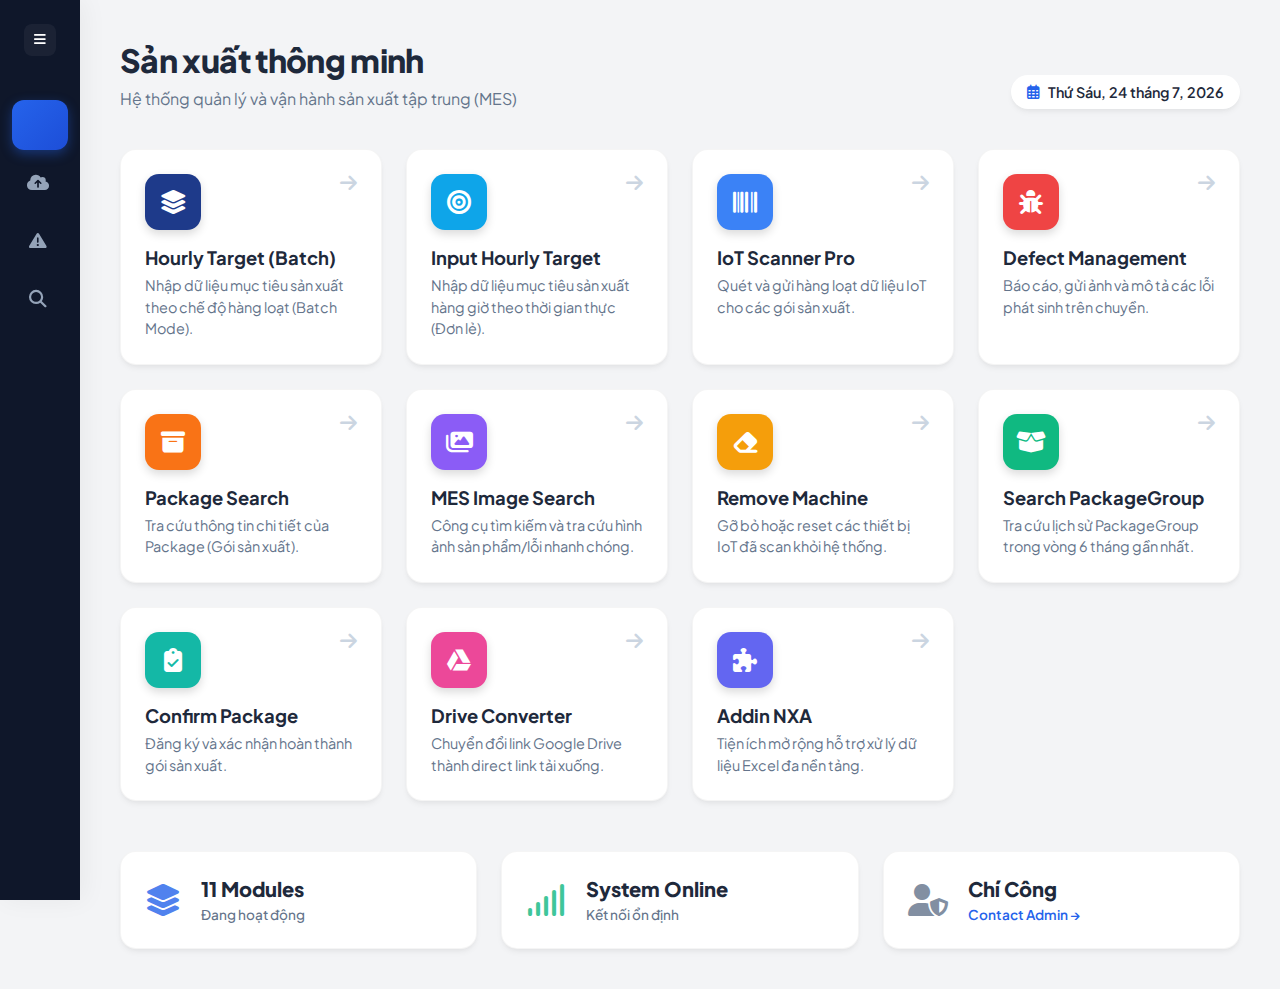
<file: index.html>
<!DOCTYPE html>
<html lang="vi">
<head>
    <meta charset="UTF-8">
    <meta name="viewport" content="width=device-width, initial-scale=1.0">
    <title>MES Unified Ecosystem | Dashboard</title>
    <!-- Font Awesome 6 Pro/Free -->
    <link rel="stylesheet" href="https://cdnjs.cloudflare.com/ajax/libs/font-awesome/6.4.0/css/all.min.css">
    <!-- Google Fonts: Plus Jakarta Sans -->
    <link href="https://fonts.googleapis.com/css2?family=Plus+Jakarta+Sans:wght@400;500;600;700&display=swap" rel="stylesheet">
    
    <style>
        /* --- 1. DESIGN TOKENS --- */
        :root {
            /* Palette */
            --primary: #2563eb;          
            --bg-body: #f3f4f6;          
            --bg-sidebar: #0f172a;       
            --text-main: #1e293b;
            --text-sub: #64748b;
            
            /* Card Colors (Phân loại màu sắc) */
            --color-batch: #1e3a8a;      /* Navy (Mới - Số 1) */
            --color-target: #0ea5e9;     /* Sky (Số 2) */
            --color-scanner: #3b82f6;    /* Blue (Số 3) */
            --color-defect: #ef4444;     /* Red (Số 4) */
            --color-pkg-search: #f97316; /* Orange (Mới - Số 5) */
            --color-search: #8b5cf6;     /* Violet (Số 6) */
            --color-remove: #f59e0b;     /* Amber (Số 7) */
            --color-package: #10b981;    /* Emerald (Số 8) */
            --color-confirm: #14b8a6;    /* Teal (Số 9) */
            --color-drive: #ec4899;      /* Pink (Số 10) */
            --color-addin: #6366f1;      /* Indigo (Số 11) */

            --shadow-card: 0 4px 6px -1px rgba(0, 0, 0, 0.05), 0 2px 4px -1px rgba(0, 0, 0, 0.03);
            --shadow-hover: 0 20px 25px -5px rgba(0, 0, 0, 0.1), 0 10px 10px -5px rgba(0, 0, 0, 0.04);
            --radius: 16px;
        }

        /* --- 2. BASE --- */
        * { margin: 0; padding: 0; box-sizing: border-box; font-family: 'Plus Jakarta Sans', sans-serif; }
        body { background-color: var(--bg-body); color: var(--text-main); min-height: 100vh; overflow-x: hidden; }
        a { text-decoration: none; color: inherit; display: block; }
        
        /* --- 3. LAYOUT --- */
        .app-container { display: flex; min-height: 100vh; }

        /* SIDEBAR */
        .sidebar {
            width: 80px;
            background: var(--bg-sidebar);
            color: #94a3b8;
            display: flex;
            flex-direction: column;
            position: fixed;
            height: 100vh;
            z-index: 100;
            transition: width 0.4s cubic-bezier(0.2, 0, 0, 1);
            box-shadow: 4px 0 24px rgba(0,0,0,0.05);
            overflow: hidden;
        }
        .sidebar.expanded { width: 280px; }
        
        .sidebar-header {
            height: 80px;
            display: flex;
            align-items: center;
            padding: 0 24px;
            margin-bottom: 20px;
        }
        .menu-btn {
            background: rgba(255,255,255,0.05); border: none; color: #fff; cursor: pointer;
            width: 32px; height: 32px; border-radius: 8px; flex-shrink: 0;
            display: flex; align-items: center; justify-content: center; transition: 0.2s;
        }
        .menu-btn:hover { background: var(--primary); }
        
        .brand {
            margin-left: 16px; font-weight: 700; font-size: 1.25rem; color: #fff;
            white-space: nowrap; opacity: 0; transition: opacity 0.2s;
        }
        .sidebar.expanded .brand { opacity: 1; transition-delay: 0.1s; }

        /* Nav Items */
        .nav-list { padding: 0 12px; }
        .nav-item { margin-bottom: 8px; }
        .nav-link {
            display: flex; align-items: center; height: 50px; padding: 0 14px;
            border-radius: 12px; color: #94a3b8; transition: all 0.2s; white-space: nowrap;
        }
        .nav-link:hover { background: rgba(255,255,255,0.08); color: #fff; transform: translateX(4px); }
        .nav-item.active .nav-link { 
            background: linear-gradient(135deg, var(--primary), #1d4ed8); 
            color: #fff; 
            box-shadow: 0 4px 12px rgba(37, 99, 235, 0.4);
        }
        
        .nav-icon { min-width: 24px; font-size: 1.1rem; text-align: center; }
        .nav-text { margin-left: 16px; font-weight: 500; opacity: 0; pointer-events: none; }
        .sidebar.expanded .nav-text { opacity: 1; pointer-events: auto; transition: opacity 0.3s 0.1s; }

        /* MAIN CONTENT */
        .main-content {
            flex: 1; margin-left: 80px; padding: 40px;
            transition: margin-left 0.4s cubic-bezier(0.2, 0, 0, 1);
            width: calc(100% - 80px);
        }
        .sidebar.expanded ~ .main-content { margin-left: 280px; width: calc(100% - 280px); }

        .top-bar {
            margin-bottom: 40px;
            display: flex; justify-content: space-between; align-items: flex-end;
        }
        .welcome-text h1 { font-size: 2rem; font-weight: 800; color: var(--text-main); letter-spacing: -0.02em; }
        .welcome-text p { color: var(--text-sub); margin-top: 8px; font-size: 1rem; }
        
        .date-badge {
            background: #fff; padding: 8px 16px; border-radius: 50px;
            font-size: 0.9rem; font-weight: 600; color: var(--text-main);
            box-shadow: var(--shadow-card); display: flex; align-items: center; gap: 8px;
        }

        /* DASHBOARD GRID */
        .dashboard-grid {
            display: grid;
            grid-template-columns: repeat(auto-fill, minmax(260px, 1fr));
            gap: 24px;
        }

        .app-card {
            background: #fff;
            border-radius: var(--radius);
            padding: 24px;
            position: relative;
            transition: all 0.3s ease;
            border: 1px solid rgba(0,0,0,0.04);
            box-shadow: var(--shadow-card);
            display: flex;
            flex-direction: column;
            overflow: hidden;
            height: 100%;
        }

        .app-card:hover { transform: translateY(-8px); box-shadow: var(--shadow-hover); }
        .app-card::before {
            content: ''; position: absolute; top: 0; left: 0; width: 100%; height: 4px;
            background: var(--card-color, #ccc); opacity: 0; transition: 0.3s;
        }
        .app-card:hover::before { opacity: 1; }

        .card-header { display: flex; align-items: flex-start; justify-content: space-between; margin-bottom: 16px; }
        
        .icon-box {
            width: 56px; height: 56px; border-radius: 14px;
            display: flex; align-items: center; justify-content: center;
            font-size: 1.5rem; color: #fff;
            background: var(--card-color);
            box-shadow: 0 4px 10px rgba(0,0,0,0.15);
            transition: transform 0.3s;
        }
        .app-card:hover .icon-box { transform: rotate(-5deg) scale(1.05); }

        .card-arrow { color: #cbd5e1; font-size: 1.2rem; transition: 0.3s; }
        .app-card:hover .card-arrow { color: var(--card-color); transform: translateX(5px); }

        .card-content h3 { font-size: 1.15rem; font-weight: 700; color: var(--text-main); margin-bottom: 6px; }
        .card-content p { font-size: 0.9rem; color: var(--text-sub); line-height: 1.5; }

        /* STATS FOOTER */
        .stats-section {
            margin-top: 50px;
            display: grid; grid-template-columns: repeat(3, 1fr); gap: 24px;
        }
        .stat-card {
            background: #fff; padding: 24px; border-radius: var(--radius);
            display: flex; align-items: center; gap: 20px;
            border: 1px solid rgba(0,0,0,0.04); box-shadow: var(--shadow-card);
            transition: 0.3s;
        }
        .stat-card:hover { transform: translateY(-4px); border-color: var(--primary); }
        .stat-icon { font-size: 2rem; opacity: 0.8; }
        .stat-details h4 { font-size: 1.25rem; font-weight: 800; color: var(--text-main); margin-bottom: 2px; }
        .stat-details span { font-size: 0.85rem; color: var(--text-sub); font-weight: 500; }

        @media (max-width: 992px) { .stats-section { grid-template-columns: 1fr; } }
        @media (max-width: 768px) {
            .sidebar { width: 0; transform: translateX(-100%); }
            .sidebar.expanded { width: 280px; transform: translateX(0); }
            .main-content { margin-left: 0 !important; width: 100% !important; padding: 20px; }
            .top-bar { flex-direction: column; align-items: flex-start; gap: 10px; }
            .menu-btn { background: #334155; color: white; position: fixed; top: 20px; left: 20px; z-index: 110; box-shadow: 0 4px 10px rgba(0,0,0,0.2); }
        }
    </style>
</head>
<body>
    <div class="app-container">
        <!-- Sidebar -->
        <aside class="sidebar" id="sidebar">
            <div class="sidebar-header">
                <button class="menu-btn" id="menuToggle"><i class="fas fa-bars"></i></button>
                <span class="brand">MES Ecosystem</span>
            </div>
            
            <nav class="nav-list">
                <li class="nav-item active">
                    <a href="index.html" class="nav-link">
                        <i class="nav-icon fas fa-grid-2"></i><span class="nav-text">Dashboard</span>
                    </a>
                </li>
                <!-- Sidebar shortcuts -->
                <li class="nav-item"><a href="batch-uploader.html" class="nav-link"><i class="nav-icon fas fa-cloud-upload"></i><span class="nav-text">IoT Scanner</span></a></li>
                <li class="nav-item"><a href="defect.html" class="nav-link"><i class="nav-icon fas fa-triangle-exclamation"></i><span class="nav-text">Defect Manager</span></a></li>
                <li class="nav-item"><a href="register.html" class="nav-link"><i class="nav-icon fas fa-magnifying-glass"></i><span class="nav-text">Search Package</span></a></li>
            </nav>
        </aside>

        <!-- Main Content -->
        <main class="main-content">
            <div class="top-bar">
                <div class="welcome-text">
                    <h1>Sản xuất thông minh</h1>
                    <p>Hệ thống quản lý và vận hành sản xuất tập trung (MES)</p>
                </div>
                <div class="date-badge">
                    <i class="far fa-calendar-alt" style="color: var(--primary)"></i>
                    <span id="currentDate">Loading...</span>
                </div>
            </div>
            
            <div class="dashboard-grid">
                
                <!-- 1. [MỚI] HOURLY TARGET (BATCH) -->
                <a href="https://mes-pro.netlify.app/" target="_blank" class="app-card" style="--card-color: var(--color-batch)">
                    <div class="card-header">
                        <div class="icon-box"><i class="fas fa-layer-group"></i></div>
                        <i class="fas fa-arrow-right card-arrow"></i>
                    </div>
                    <div class="card-content">
                        <h3>Hourly Target (Batch)</h3>
                        <p>Nhập dữ liệu mục tiêu sản xuất theo chế độ hàng loạt (Batch Mode).</p>
                    </div>
                </a>

                <!-- 2. [DỜI XUỐNG] INPUT HOURLY TARGET -->
                <a href="https://input-hourly-target.pages.dev/" target="_blank" class="app-card" style="--card-color: var(--color-target)">
                    <div class="card-header">
                        <div class="icon-box"><i class="fas fa-bullseye"></i></div>
                        <i class="fas fa-arrow-right card-arrow"></i>
                    </div>
                    <div class="card-content">
                        <h3>Input Hourly Target</h3>
                        <p>Nhập dữ liệu mục tiêu sản xuất hàng giờ theo thời gian thực (Đơn lẻ).</p>
                    </div>
                </a>

                <!-- 3. [DỜI XUỐNG] IOT SCANNER PRO -->
                <a href="batch-uploader.html" class="app-card" style="--card-color: var(--color-scanner)">
                    <div class="card-header">
                        <div class="icon-box"><i class="fas fa-barcode"></i></div>
                        <i class="fas fa-arrow-right card-arrow"></i>
                    </div>
                    <div class="card-content">
                        <h3>IoT Scanner Pro</h3>
                        <p>Quét và gửi hàng loạt dữ liệu IoT cho các gói sản xuất.</p>
                    </div>
                </a>

                <!-- 4. [DỜI XUỐNG] DEFECT MANAGEMENT -->
                <a href="defect.html" class="app-card" style="--card-color: var(--color-defect)">
                    <div class="card-header">
                        <div class="icon-box"><i class="fas fa-bug"></i></div>
                        <i class="fas fa-arrow-right card-arrow"></i>
                    </div>
                    <div class="card-content">
                        <h3>Defect Management</h3>
                        <p>Báo cáo, gửi ảnh và mô tả các lỗi phát sinh trên chuyền.</p>
                    </div>
                </a>

                <!-- 5. [MỚI] PACKAGE SEARCH -->
                <a href="https://xuanan2018.github.io/Package-Search/" target="_blank" class="app-card" style="--card-color: var(--color-pkg-search)">
                    <div class="card-header">
                        <div class="icon-box"><i class="fas fa-box-archive"></i></div>
                        <i class="fas fa-arrow-right card-arrow"></i>
                    </div>
                    <div class="card-content">
                        <h3>Package Search</h3>
                        <p>Tra cứu thông tin chi tiết của Package (Gói sản xuất).</p>
                    </div>
                </a>

                <!-- 6. [DỜI XUỐNG] MES IMAGE SEARCH -->
                <a href="https://mes-image-search.pages.dev/" target="_blank" class="app-card" style="--card-color: var(--color-search)">
                    <div class="card-header">
                        <div class="icon-box"><i class="fas fa-images"></i></div>
                        <i class="fas fa-arrow-right card-arrow"></i>
                    </div>
                    <div class="card-content">
                        <h3>MES Image Search</h3>
                        <p>Công cụ tìm kiếm và tra cứu hình ảnh sản phẩm/lỗi nhanh chóng.</p>
                    </div>
                </a>

                <!-- 7. [DỜI XUỐNG] REMOVE MACHINE -->
                <a href="https://xuanan2018.github.io/remove-machine/" target="_blank" class="app-card" style="--card-color: var(--color-remove)">
                    <div class="card-header">
                        <div class="icon-box"><i class="fas fa-eraser"></i></div>
                        <i class="fas fa-arrow-right card-arrow"></i>
                    </div>
                    <div class="card-content">
                        <h3>Remove Machine</h3>
                        <p>Gỡ bỏ hoặc reset các thiết bị IoT đã scan khỏi hệ thống.</p>
                    </div>
                </a>

                <!-- 8. [DỜI XUỐNG] SEARCH PACKAGE GROUP -->
                <a href="register.html" class="app-card" style="--card-color: var(--color-package)">
                    <div class="card-header">
                        <div class="icon-box"><i class="fas fa-box-open"></i></div>
                        <i class="fas fa-arrow-right card-arrow"></i>
                    </div>
                    <div class="card-content">
                        <h3>Search PackageGroup</h3>
                        <p>Tra cứu lịch sử PackageGroup trong vòng 6 tháng gần nhất.</p>
                    </div>
                </a>

                <!-- 9. [DỜI XUỐNG] CONFIRM -->
                <a href="confirm.html" class="app-card" style="--card-color: var(--color-confirm)">
                    <div class="card-header">
                        <div class="icon-box"><i class="fas fa-clipboard-check"></i></div>
                        <i class="fas fa-arrow-right card-arrow"></i>
                    </div>
                    <div class="card-content">
                        <h3>Confirm Package</h3>
                        <p>Đăng ký và xác nhận hoàn thành gói sản xuất.</p>
                    </div>
                </a>

                <!-- 10. [DỜI XUỐNG] DRIVE CONVERTER -->
                <a href="https://xuanan2018.github.io/google-drive-converter/" target="_blank" class="app-card" style="--card-color: var(--color-drive)">
                    <div class="card-header">
                        <div class="icon-box"><i class="fab fa-google-drive"></i></div>
                        <i class="fas fa-arrow-right card-arrow"></i>
                    </div>
                    <div class="card-content">
                        <h3>Drive Converter</h3>
                        <p>Chuyển đổi link Google Drive thành direct link tải xuống.</p>
                    </div>
                </a>

                <!-- 11. [DỜI XUỐNG] ADDIN NXA -->
                <a href="https://nnct2023.github.io/Addin-NXA/" target="_blank" class="app-card" style="--card-color: var(--color-addin)">
                    <div class="card-header">
                        <div class="icon-box"><i class="fas fa-puzzle-piece"></i></div>
                        <i class="fas fa-arrow-right card-arrow"></i>
                    </div>
                    <div class="card-content">
                        <h3>Addin NXA</h3>
                        <p>Tiện ích mở rộng hỗ trợ xử lý dữ liệu Excel đa nền tảng.</p>
                    </div>
                </a>

            </div>

            <!-- Footer Stats -->
            <div class="stats-section">
                <div class="stat-card">
                    <i class="fas fa-layer-group stat-icon" style="color: var(--primary);"></i>
                    <div class="stat-details">
                        <h4>11 Modules</h4>
                        <span>Đang hoạt động</span>
                    </div>
                </div>
                <div class="stat-card">
                    <i class="fas fa-signal stat-icon" style="color: #10b981;"></i>
                    <div class="stat-details">
                        <h4>System Online</h4>
                        <span>Kết nối ổn định</span>
                    </div>
                </div>
                <a href="https://linktr.ee/chiscoong" target="_blank" class="stat-card" style="cursor: pointer;">
                    <i class="fas fa-user-shield stat-icon" style="color: #64748b;"></i>
                    <div class="stat-details">
                        <h4>Chí Công</h4>
                        <span style="color: var(--primary); font-weight: 600;">Contact Admin &rarr;</span>
                    </div>
                </a>
            </div>
        </main>
    </div>

    <script>
        // Toggle Sidebar
        document.getElementById('menuToggle').addEventListener('click', () => {
            document.getElementById('sidebar').classList.toggle('expanded');
        });

        // Set Current Date
        const dateElement = document.getElementById('currentDate');
        const options = { weekday: 'long', year: 'numeric', month: 'long', day: 'numeric' };
        dateElement.innerText = new Date().toLocaleDateString('vi-VN', options);
    </script>
</body>
</html>
</file>
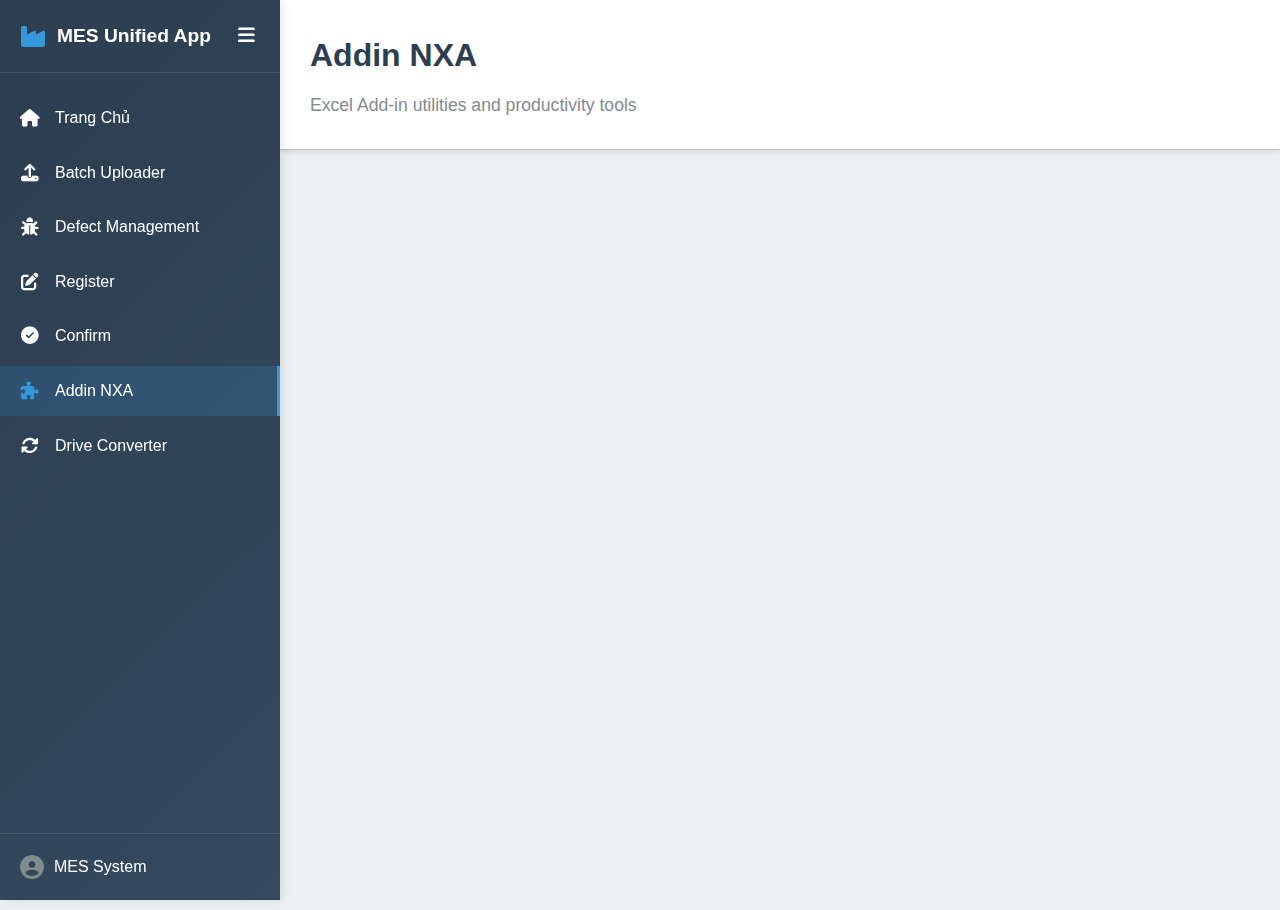
<file: addin-nxa.html>
<!DOCTYPE html>
<html lang="vi">
<head>
    <meta charset="UTF-8">
    <meta name="viewport" content="width=device-width, initial-scale=1.0">
    <title>Addin NXA - MES Unified App</title>
    <link rel="stylesheet" href="assets/css/style.css">
    <link rel="stylesheet" href="https://cdnjs.cloudflare.com/ajax/libs/font-awesome/6.4.0/css/all.min.css">
</head>
<body>
    <div class="app-container">
        <!-- Sidebar -->
        <aside class="sidebar" id="sidebar">
            <div class="sidebar-header">
                <div class="logo">
                    <i class="fas fa-industry"></i>
                    <span class="site-title">MES Unified App</span>
                </div>
                <button class="menu-toggle" id="menuToggle">
                    <i class="fas fa-bars"></i>
                </button>
            </div>
            
            <nav class="sidebar-nav">
                <ul class="nav-list">
                    <li class="nav-item">
                        <a href="index.html" class="nav-link">
                            <i class="nav-icon fas fa-home"></i>
                            <span class="nav-text">Trang Chủ</span>
                        </a>
                    </li>
                    <li class="nav-item">
                        <a href="batch-uploader.html" class="nav-link">
                            <i class="nav-icon fas fa-upload"></i>
                            <span class="nav-text">Batch Uploader</span>
                        </a>
                    </li>
                    <li class="nav-item">
                        <a href="defect.html" class="nav-link">
                            <i class="nav-icon fas fa-bug"></i>
                            <span class="nav-text">Defect Management</span>
                        </a>
                    </li>
                    <li class="nav-item">
                        <a href="register.html" class="nav-link">
                            <i class="nav-icon fas fa-edit"></i>
                            <span class="nav-text">Register</span>
                        </a>
                    </li>
                    <li class="nav-item">
                        <a href="confirm.html" class="nav-link">
                            <i class="nav-icon fas fa-check-circle"></i>
                            <span class="nav-text">Confirm</span>
                        </a>
                    </li>
                    <li class="nav-item active">
                        <a href="addin-nxa.html" class="nav-link">
                            <i class="nav-icon fas fa-puzzle-piece"></i>
                            <span class="nav-text">Addin NXA</span>
                        </a>
                    </li>
                    <li class="nav-item">
                        <a href="google-drive-converter.html" class="nav-link">
                            <i class="nav-icon fas fa-sync-alt"></i>
                            <span class="nav-text">Drive Converter</span>
                        </a>
                    </li>
                </ul>
            </nav>
            
            <div class="sidebar-footer">
                <div class="user-info">
                    <i class="fas fa-user-circle"></i>
                    <span>MES System</span>
                </div>
            </div>
        </aside>

        <!-- Main Content -->
        <main class="main-content">
            <div class="content-header">
                <h1>Addin NXA</h1>
                <p class="page-description">Excel Add-in utilities and productivity tools</p>
            </div>
            
            <div class="content-body">
                <div class="app-frame-wrapper">
                    <div class="loading-indicator" id="loadingAddin">
                        <i class="fas fa-spinner fa-spin"></i>
                        <p>Đang tải Addin NXA...</p>
                    </div>
                    <iframe 
                        src="https://nnct2023.github.io/Addin-NXA/" 
                        class="app-container-frame"
                        onload="document.getElementById('loadingAddin').style.display='none'"
                    ></iframe>
                </div>
            </div>
        </main>
    </div>

    <script src="assets/js/main.js"></script>
</body>
</html>
</file>
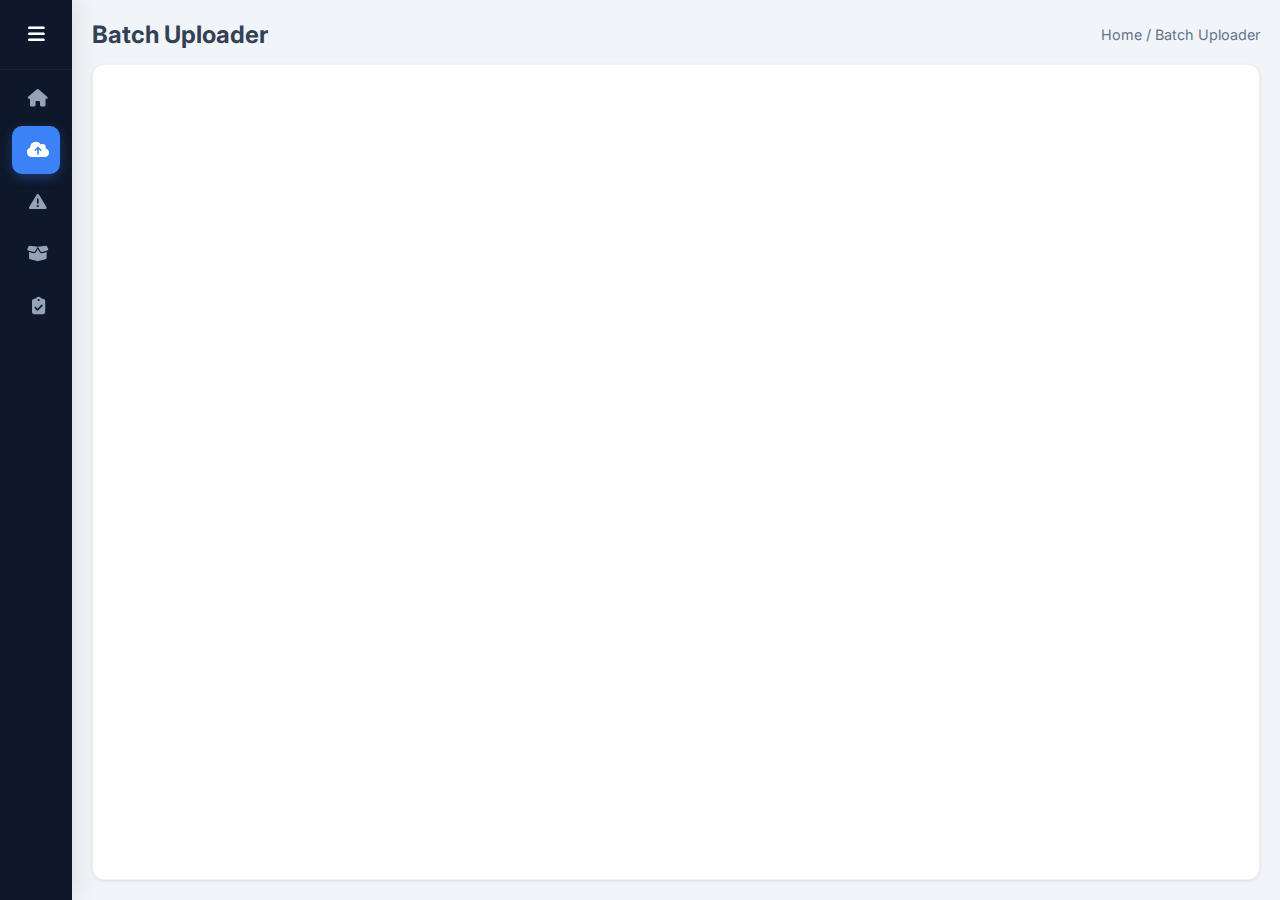
<file: batch-uploader.html>
<!DOCTYPE html>
<html lang="vi">
<head>
    <meta charset="UTF-8">
    <meta name="viewport" content="width=device-width, initial-scale=1.0">
    <title>Batch Uploader - MES Unified</title>
    <!-- Font Awesome -->
    <link rel="stylesheet" href="https://cdnjs.cloudflare.com/ajax/libs/font-awesome/6.4.0/css/all.min.css">
    <!-- Google Fonts: Inter -->
    <link href="https://fonts.googleapis.com/css2?family=Inter:wght@300;400;500;600&display=swap" rel="stylesheet">
    
    <style>
        /* --- 1. THEME SYSTEM (Đồng bộ với Index) --- */
        :root {
            --primary-color: #3b82f6; 
            --sidebar-bg: #0f172a; 
            --sidebar-text: #94a3b8;
            --body-bg: #f1f5f9; 
            --text-main: #334155;
            --text-muted: #64748b;
            --card-bg: #ffffff;
            --shadow-sm: 0 1px 3px rgba(0,0,0,0.1);
        }

        /* --- 2. RESET & LAYOUT --- */
        * { margin: 0; padding: 0; box-sizing: border-box; font-family: 'Inter', sans-serif; }
        body { background-color: var(--body-bg); color: var(--text-main); min-height: 100vh; overflow: hidden; /* Chặn scroll body để scroll trong iframe */ }
        a { text-decoration: none; color: inherit; }
        ul { list-style: none; }

        .app-container { display: flex; height: 100vh; }

        /* --- 3. SIDEBAR (Giống hệt Index) --- */
        .sidebar {
            width: 72px;
            background: var(--sidebar-bg);
            color: var(--sidebar-text);
            display: flex;
            flex-direction: column;
            transition: width 0.3s cubic-bezier(0.4, 0, 0.2, 1);
            position: relative;
            z-index: 50;
            box-shadow: 4px 0 24px rgba(0,0,0,0.1);
            flex-shrink: 0;
        }

        .sidebar.expanded { width: 260px; }

        .sidebar-header {
            height: 70px;
            display: flex;
            align-items: center;
            justify-content: center;
            border-bottom: 1px solid rgba(255,255,255,0.05);
        }
        
        .sidebar.expanded .sidebar-header { justify-content: flex-start; padding-left: 20px; }
        
        .logo-area { display: none; opacity: 0; white-space: nowrap; margin-left: 15px; font-weight: 600; font-size: 1.2rem; color: #fff; }
        .sidebar.expanded .logo-area { display: block; opacity: 1; transition: opacity 0.3s; }

        .menu-btn {
            background: transparent; border: none; color: #fff; cursor: pointer;
            font-size: 1.2rem; width: 40px; height: 40px; border-radius: 8px;
            transition: 0.2s; display: flex; align-items: center; justify-content: center;
        }
        .menu-btn:hover { background: rgba(255,255,255,0.1); }

        .nav-item { margin: 4px 12px; }
        .nav-link {
            display: flex; align-items: center; height: 48px; padding: 0 14px;
            border-radius: 10px; transition: all 0.2s ease; color: var(--sidebar-text); white-space: nowrap;
        }
        .nav-link:hover { background: rgba(255,255,255,0.05); color: #fff; }
        
        /* Active State cho trang hiện tại */
        .nav-item.active .nav-link { background: var(--primary-color); color: #fff; box-shadow: 0 4px 12px rgba(59, 130, 246, 0.3); }

        .nav-icon { min-width: 24px; font-size: 1.1rem; text-align: center; }
        .nav-text { margin-left: 12px; opacity: 0; pointer-events: none; }
        .sidebar.expanded .nav-text { opacity: 1; pointer-events: auto; transition: opacity 0.2s 0.1s; }

        /* --- 4. MAIN CONTENT (Tối ưu cho Iframe) --- */
        .main-content {
            flex: 1;
            display: flex;
            flex-direction: column;
            padding: 20px;
            height: 100vh;
            overflow: hidden;
        }

        .page-header {
            margin-bottom: 15px;
            display: flex;
            align-items: center;
            justify-content: space-between;
        }
        .page-header h1 { font-size: 1.5rem; font-weight: 700; color: var(--text-main); }
        .breadcrumb { font-size: 0.9rem; color: var(--text-muted); }

        /* Iframe Container */
        .app-frame-wrapper {
            flex: 1; /* Chiếm toàn bộ chiều cao còn lại */
            background: var(--card-bg);
            border-radius: 12px;
            box-shadow: var(--shadow-sm);
            border: 1px solid rgba(0,0,0,0.05);
            position: relative;
            overflow: hidden;
        }

        .app-container-frame {
            width: 100%;
            height: 100%;
            border: none;
            display: block;
        }

        /* Loading Indicator */
        .loading-indicator {
            position: absolute;
            top: 50%; left: 50%;
            transform: translate(-50%, -50%);
            text-align: center;
            color: var(--text-muted);
            z-index: 10;
        }
        .loading-indicator i { font-size: 2.5rem; color: var(--primary-color); margin-bottom: 15px; }

        /* Responsive */
        @media (max-width: 768px) {
            .sidebar { position: fixed; height: 100%; transform: translateX(-100%); width: 260px; }
            .sidebar.expanded { transform: translateX(0); }
            .main-content { width: 100%; padding: 10px; }
            .overlay { display: none; position: fixed; top: 0; left: 0; width: 100%; height: 100%; background: rgba(0,0,0,0.5); z-index: 40; }
            .sidebar.expanded + .overlay { display: block; }
        }
    </style>
</head>
<body>
    <div class="app-container">
        
        <!-- Sidebar -->
        <aside class="sidebar" id="sidebar">
            <div class="sidebar-header">
                <button class="menu-btn" id="menuToggle">
                    <i class="fas fa-bars"></i>
                </button>
                <a href="index.html" class="logo-area">MES Unified</a>
            </div>
            
            <nav class="sidebar-nav">
                <ul class="nav-list">
                    <li class="nav-item">
                        <a href="index.html" class="nav-link" title="Dashboard">
                            <i class="nav-icon fas fa-home"></i>
                            <span class="nav-text">Dashboard</span>
                        </a>
                    </li>
                    <li class="nav-item active"> <!-- Đang Active ở đây -->
                        <a href="batch-uploader.html" class="nav-link" title="Batch Uploader">
                            <i class="nav-icon fas fa-cloud-upload-alt"></i>
                            <span class="nav-text">Batch Uploader</span>
                        </a>
                    </li>
                    <li class="nav-item">
                        <a href="defect.html" class="nav-link" title="Defect Management">
                            <i class="nav-icon fas fa-exclamation-triangle"></i>
                            <span class="nav-text">Defect Manager</span>
                        </a>
                    </li>
                    <li class="nav-item">
                        <a href="register.html" class="nav-link" title="MES Package">
                            <i class="nav-icon fas fa-box-open"></i>
                            <span class="nav-text">MES Package</span>
                        </a>
                    </li>
                    <li class="nav-item">
                        <a href="confirm.html" class="nav-link" title="Confirm">
                            <i class="nav-icon fas fa-clipboard-check"></i>
                            <span class="nav-text">Confirmations</span>
                        </a>
                    </li>
                </ul>
            </nav>
        </aside>

        <!-- Mobile Overlay -->
        <div class="overlay" id="overlay"></div>

        <!-- Main Content -->
        <main class="main-content">
            <div class="page-header">
                <h1>Batch Uploader</h1>
                <div class="breadcrumb">Home / Batch Uploader</div>
            </div>
            
            <!-- Frame Wrapper -->
            <div class="app-frame-wrapper">
                <div class="loading-indicator" id="loadingBatch">
                    <i class="fas fa-circle-notch fa-spin"></i>
                    <p>Đang tải ứng dụng...</p>
                </div>
                <iframe 
                    src="https://xuanan2018.github.io/mes-batch-uploader/" 
                    class="app-container-frame"
                    onload="document.getElementById('loadingBatch').style.display='none'"
                ></iframe>
            </div>
        </main>
    </div>

    <script>
        const menuToggle = document.getElementById('menuToggle');
        const sidebar = document.getElementById('sidebar');
        const overlay = document.getElementById('overlay');

        // Hàm bật tắt menu
        function toggleMenu() {
            sidebar.classList.toggle('expanded');
        }

        menuToggle.addEventListener('click', toggleMenu);
        overlay.addEventListener('click', toggleMenu); // Click ra ngoài thì đóng menu (Mobile)
    </script>
</body>
</html>
</file>
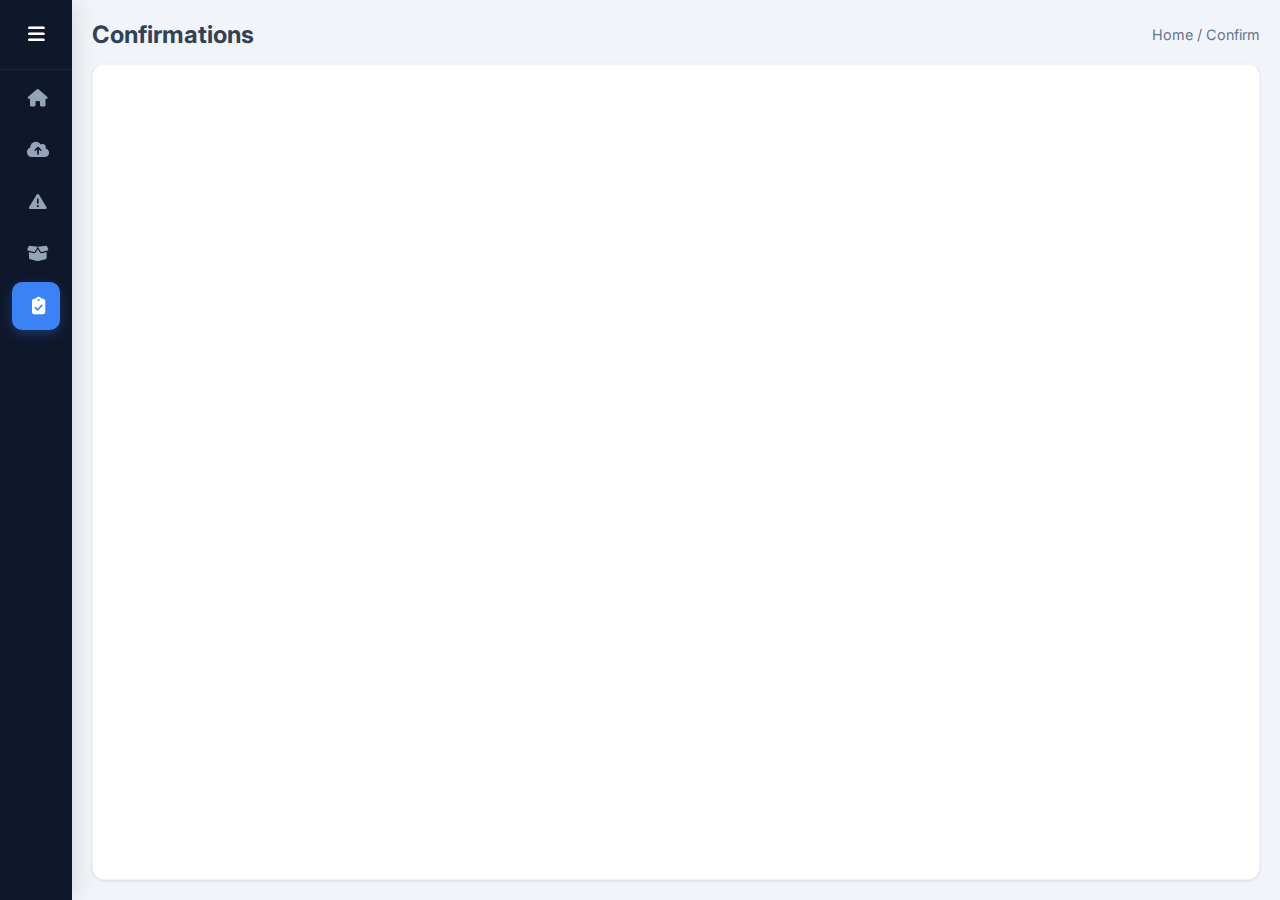
<file: confirm.html>
<!DOCTYPE html>
<html lang="vi">
<head>
    <meta charset="UTF-8">
    <meta name="viewport" content="width=device-width, initial-scale=1.0">
    <title>Confirm - MES Unified</title>
    <!-- Font Awesome -->
    <link rel="stylesheet" href="https://cdnjs.cloudflare.com/ajax/libs/font-awesome/6.4.0/css/all.min.css">
    <!-- Google Fonts: Inter -->
    <link href="https://fonts.googleapis.com/css2?family=Inter:wght@300;400;500;600&display=swap" rel="stylesheet">
    
    <style>
        /* --- 1. THEME SYSTEM (Đồng bộ) --- */
        :root {
            --primary-color: #3b82f6; 
            --sidebar-bg: #0f172a; 
            --sidebar-text: #94a3b8;
            --body-bg: #f1f5f9; 
            --text-main: #334155;
            --text-muted: #64748b;
            --card-bg: #ffffff;
            --shadow-sm: 0 1px 3px rgba(0,0,0,0.1);
        }

        /* --- 2. RESET & LAYOUT --- */
        * { margin: 0; padding: 0; box-sizing: border-box; font-family: 'Inter', sans-serif; }
        body { background-color: var(--body-bg); color: var(--text-main); min-height: 100vh; overflow: hidden; }
        a { text-decoration: none; color: inherit; }
        ul { list-style: none; }

        .app-container { display: flex; height: 100vh; }

        /* --- 3. SIDEBAR --- */
        .sidebar {
            width: 72px;
            background: var(--sidebar-bg);
            color: var(--sidebar-text);
            display: flex;
            flex-direction: column;
            transition: width 0.3s cubic-bezier(0.4, 0, 0.2, 1);
            position: relative;
            z-index: 50;
            box-shadow: 4px 0 24px rgba(0,0,0,0.1);
            flex-shrink: 0;
        }

        .sidebar.expanded { width: 260px; }

        .sidebar-header {
            height: 70px;
            display: flex;
            align-items: center;
            justify-content: center;
            border-bottom: 1px solid rgba(255,255,255,0.05);
        }
        
        .sidebar.expanded .sidebar-header { justify-content: flex-start; padding-left: 20px; }
        
        .logo-area { display: none; opacity: 0; white-space: nowrap; margin-left: 15px; font-weight: 600; font-size: 1.2rem; color: #fff; }
        .sidebar.expanded .logo-area { display: block; opacity: 1; transition: opacity 0.3s; }

        .menu-btn {
            background: transparent; border: none; color: #fff; cursor: pointer;
            font-size: 1.2rem; width: 40px; height: 40px; border-radius: 8px;
            transition: 0.2s; display: flex; align-items: center; justify-content: center;
        }
        .menu-btn:hover { background: rgba(255,255,255,0.1); }

        .nav-item { margin: 4px 12px; }
        .nav-link {
            display: flex; align-items: center; height: 48px; padding: 0 14px;
            border-radius: 10px; transition: all 0.2s ease; color: var(--sidebar-text); white-space: nowrap;
        }
        .nav-link:hover { background: rgba(255,255,255,0.05); color: #fff; }
        
        /* Active State */
        .nav-item.active .nav-link { background: var(--primary-color); color: #fff; box-shadow: 0 4px 12px rgba(59, 130, 246, 0.3); }

        .nav-icon { min-width: 24px; font-size: 1.1rem; text-align: center; }
        .nav-text { margin-left: 12px; opacity: 0; pointer-events: none; }
        .sidebar.expanded .nav-text { opacity: 1; pointer-events: auto; transition: opacity 0.2s 0.1s; }

        /* --- 4. MAIN CONTENT --- */
        .main-content {
            flex: 1;
            display: flex;
            flex-direction: column;
            padding: 20px;
            height: 100vh;
            overflow: hidden;
        }

        .page-header {
            margin-bottom: 15px;
            display: flex;
            align-items: center;
            justify-content: space-between;
        }
        .page-header h1 { font-size: 1.5rem; font-weight: 700; color: var(--text-main); }
        .breadcrumb { font-size: 0.9rem; color: var(--text-muted); }

        /* Frame Wrapper */
        .app-frame-wrapper {
            flex: 1; 
            background: var(--card-bg);
            border-radius: 12px;
            box-shadow: var(--shadow-sm);
            border: 1px solid rgba(0,0,0,0.05);
            position: relative;
            overflow: hidden;
        }

        .app-container-frame {
            width: 100%;
            height: 100%;
            border: none;
            display: block;
        }

        /* Loading */
        .loading-indicator {
            position: absolute;
            top: 50%; left: 50%;
            transform: translate(-50%, -50%);
            text-align: center;
            color: var(--text-muted);
            z-index: 10;
        }
        .loading-indicator i { font-size: 2.5rem; color: var(--primary-color); margin-bottom: 15px; }

        /* Mobile Overlay */
        .overlay { display: none; position: fixed; top: 0; left: 0; width: 100%; height: 100%; background: rgba(0,0,0,0.5); z-index: 40; }

        /* Responsive */
        @media (max-width: 768px) {
            .sidebar { position: fixed; height: 100%; transform: translateX(-100%); width: 260px; }
            .sidebar.expanded { transform: translateX(0); }
            .main-content { width: 100%; padding: 10px; }
            .sidebar.expanded + .overlay { display: block; }
        }
    </style>
</head>
<body>
    <div class="app-container">
        
        <!-- Sidebar -->
        <aside class="sidebar" id="sidebar">
            <div class="sidebar-header">
                <button class="menu-btn" id="menuToggle" title="Mở/Đóng Menu">
                    <i class="fas fa-bars"></i>
                </button>
                <a href="index.html" class="logo-area">MES Unified</a>
            </div>
            
            <nav class="sidebar-nav">
                <ul class="nav-list">
                    <li class="nav-item">
                        <a href="index.html" class="nav-link" title="Dashboard">
                            <i class="nav-icon fas fa-home"></i>
                            <span class="nav-text">Dashboard</span>
                        </a>
                    </li>
                    <li class="nav-item">
                        <a href="batch-uploader.html" class="nav-link" title="Batch Uploader">
                            <i class="nav-icon fas fa-cloud-upload-alt"></i>
                            <span class="nav-text">Batch Uploader</span>
                        </a>
                    </li>
                    <li class="nav-item">
                        <a href="defect.html" class="nav-link" title="Defect Management">
                            <i class="nav-icon fas fa-exclamation-triangle"></i>
                            <span class="nav-text">Defect Manager</span>
                        </a>
                    </li>
                    <li class="nav-item">
                        <a href="register.html" class="nav-link" title="MES Package">
                            <i class="nav-icon fas fa-box-open"></i>
                            <span class="nav-text">MES Package</span>
                        </a>
                    </li>
                    <li class="nav-item active"> <!-- Đang Active tại đây -->
                        <a href="confirm.html" class="nav-link" title="Confirm">
                            <i class="nav-icon fas fa-clipboard-check"></i>
                            <span class="nav-text">Confirmations</span>
                        </a>
                    </li>
                </ul>
            </nav>
        </aside>

        <!-- Overlay cho Mobile -->
        <div class="overlay" id="overlay"></div>

        <!-- Main Content -->
        <main class="main-content">
            <div class="page-header">
                <h1>Confirmations</h1>
                <div class="breadcrumb">Home / Confirm</div>
            </div>
            
            <!-- Frame Wrapper -->
            <div class="app-frame-wrapper">
                <div class="loading-indicator" id="loadingConfirm">
                    <i class="fas fa-circle-notch fa-spin"></i>
                    <p>Đang tải ứng dụng...</p>
                </div>
                <iframe 
                    src="https://xuanan2018.github.io/mes-confirm-app/" 
                    class="app-container-frame"
                    onload="document.getElementById('loadingConfirm').style.display='none'"
                ></iframe>
            </div>
        </main>
    </div>

    <script>
        const menuToggle = document.getElementById('menuToggle');
        const sidebar = document.getElementById('sidebar');
        const overlay = document.getElementById('overlay');

        function toggleMenu() {
            sidebar.classList.toggle('expanded');
        }

        menuToggle.addEventListener('click', toggleMenu);
        overlay.addEventListener('click', toggleMenu);
    </script>
</body>
</html>
</file>
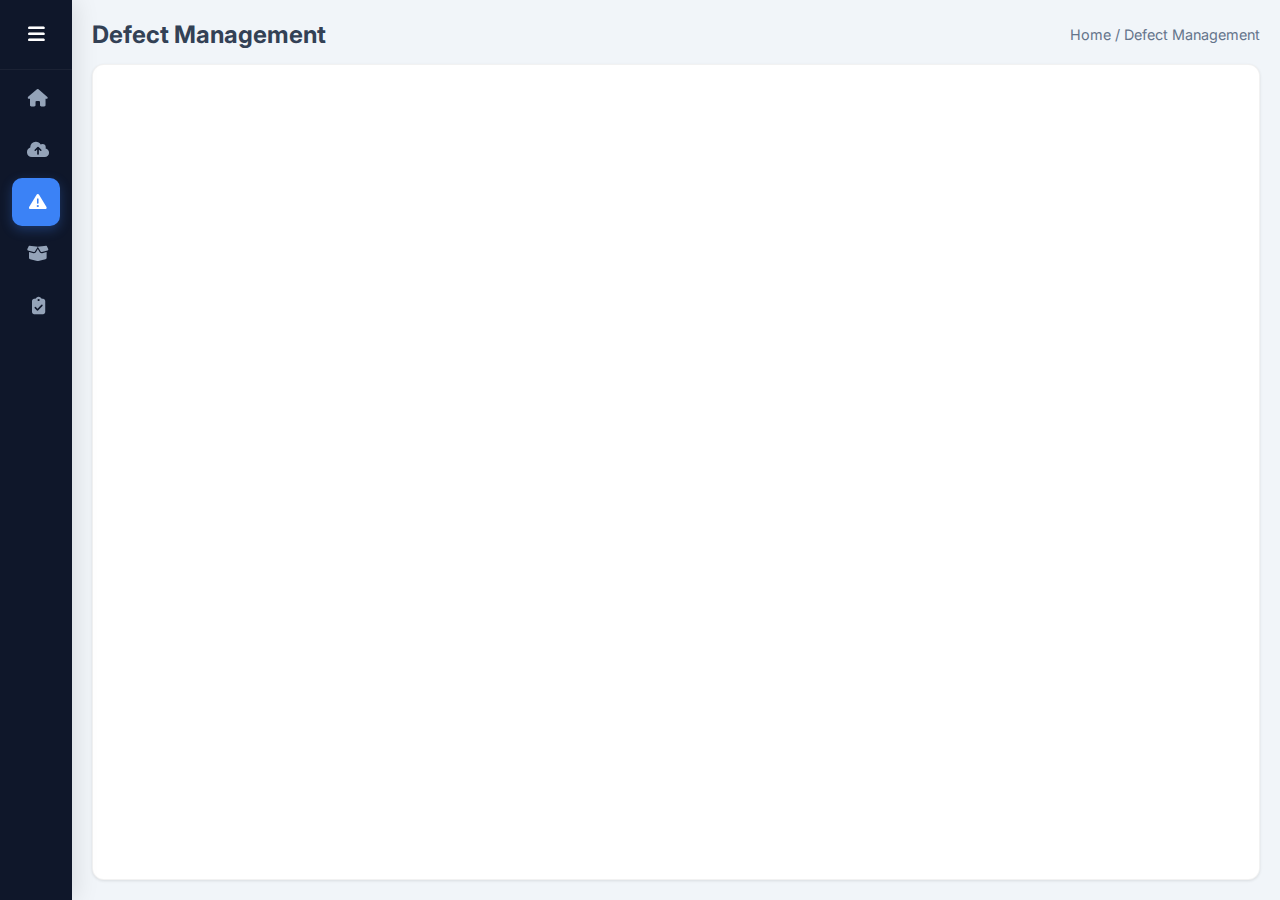
<file: defect.html>
<!DOCTYPE html>
<html lang="vi">
<head>
    <meta charset="UTF-8">
    <meta name="viewport" content="width=device-width, initial-scale=1.0">
    <title>🚨 Defect Report ⚠️</title>
    <!-- Font Awesome -->
    <link rel="stylesheet" href="https://cdnjs.cloudflare.com/ajax/libs/font-awesome/6.4.0/css/all.min.css">
    <!-- Google Fonts: Inter -->
    <link href="https://fonts.googleapis.com/css2?family=Inter:wght@300;400;500;600&display=swap" rel="stylesheet">
    
    <style>
        /* --- 1. THEME SYSTEM (Đồng bộ) --- */
        :root {
            --primary-color: #3b82f6; 
            --sidebar-bg: #0f172a; 
            --sidebar-text: #94a3b8;
            --body-bg: #f1f5f9; 
            --text-main: #334155;
            --text-muted: #64748b;
            --card-bg: #ffffff;
            --shadow-sm: 0 1px 3px rgba(0,0,0,0.1);
        }

        /* --- 2. RESET & LAYOUT --- */
        * { margin: 0; padding: 0; box-sizing: border-box; font-family: 'Inter', sans-serif; }
        body { background-color: var(--body-bg); color: var(--text-main); min-height: 100vh; overflow: hidden; }
        a { text-decoration: none; color: inherit; }
        ul { list-style: none; }

        .app-container { display: flex; height: 100vh; }

        /* --- 3. SIDEBAR --- */
        .sidebar {
            width: 72px;
            background: var(--sidebar-bg);
            color: var(--sidebar-text);
            display: flex;
            flex-direction: column;
            transition: width 0.3s cubic-bezier(0.4, 0, 0.2, 1);
            position: relative;
            z-index: 50;
            box-shadow: 4px 0 24px rgba(0,0,0,0.1);
            flex-shrink: 0;
        }

        .sidebar.expanded { width: 260px; }

        .sidebar-header {
            height: 70px;
            display: flex;
            align-items: center;
            justify-content: center;
            border-bottom: 1px solid rgba(255,255,255,0.05);
        }
        
        .sidebar.expanded .sidebar-header { justify-content: flex-start; padding-left: 20px; }
        
        .logo-area { display: none; opacity: 0; white-space: nowrap; margin-left: 15px; font-weight: 600; font-size: 1.2rem; color: #fff; }
        .sidebar.expanded .logo-area { display: block; opacity: 1; transition: opacity 0.3s; }

        .menu-btn {
            background: transparent; border: none; color: #fff; cursor: pointer;
            font-size: 1.2rem; width: 40px; height: 40px; border-radius: 8px;
            transition: 0.2s; display: flex; align-items: center; justify-content: center;
        }
        .menu-btn:hover { background: rgba(255,255,255,0.1); }

        .nav-item { margin: 4px 12px; }
        .nav-link {
            display: flex; align-items: center; height: 48px; padding: 0 14px;
            border-radius: 10px; transition: all 0.2s ease; color: var(--sidebar-text); white-space: nowrap;
        }
        .nav-link:hover { background: rgba(255,255,255,0.05); color: #fff; }
        
        /* Active State */
        .nav-item.active .nav-link { background: var(--primary-color); color: #fff; box-shadow: 0 4px 12px rgba(59, 130, 246, 0.3); }

        .nav-icon { min-width: 24px; font-size: 1.1rem; text-align: center; }
        .nav-text { margin-left: 12px; opacity: 0; pointer-events: none; }
        .sidebar.expanded .nav-text { opacity: 1; pointer-events: auto; transition: opacity 0.2s 0.1s; }

        /* --- 4. MAIN CONTENT --- */
        .main-content {
            flex: 1;
            display: flex;
            flex-direction: column;
            padding: 20px;
            height: 100vh;
            overflow: hidden;
        }

        .page-header {
            margin-bottom: 15px;
            display: flex;
            align-items: center;
            justify-content: space-between;
        }
        .page-header h1 { font-size: 1.5rem; font-weight: 700; color: var(--text-main); }
        .breadcrumb { font-size: 0.9rem; color: var(--text-muted); }

        /* Frame Wrapper */
        .app-frame-wrapper {
            flex: 1; 
            background: var(--card-bg);
            border-radius: 12px;
            box-shadow: var(--shadow-sm);
            border: 1px solid rgba(0,0,0,0.05);
            position: relative;
            overflow: hidden;
        }

        .app-container-frame {
            width: 100%;
            height: 100%;
            border: none;
            display: block;
        }

        /* Loading */
        .loading-indicator {
            position: absolute;
            top: 50%; left: 50%;
            transform: translate(-50%, -50%);
            text-align: center;
            color: var(--text-muted);
            z-index: 10;
        }
        .loading-indicator i { font-size: 2.5rem; color: var(--primary-color); margin-bottom: 15px; }

        /* Mobile Overlay */
        .overlay { display: none; position: fixed; top: 0; left: 0; width: 100%; height: 100%; background: rgba(0,0,0,0.5); z-index: 40; }

        /* Responsive */
        @media (max-width: 768px) {
            .sidebar { position: fixed; height: 100%; transform: translateX(-100%); width: 260px; }
            .sidebar.expanded { transform: translateX(0); }
            .main-content { width: 100%; padding: 10px; }
            .sidebar.expanded + .overlay { display: block; }
        }
    </style>
</head>
<body>
    <div class="app-container">
        
        <!-- Sidebar -->
        <aside class="sidebar" id="sidebar">
            <div class="sidebar-header">
                <button class="menu-btn" id="menuToggle" title="Mở/Đóng Menu">
                    <i class="fas fa-bars"></i>
                </button>
                <a href="index.html" class="logo-area">MES Unified</a>
            </div>
            
            <nav class="sidebar-nav">
                <ul class="nav-list">
                    <li class="nav-item">
                        <a href="index.html" class="nav-link" title="Dashboard">
                            <i class="nav-icon fas fa-home"></i>
                            <span class="nav-text">Dashboard</span>
                        </a>
                    </li>
                    <li class="nav-item">
                        <a href="batch-uploader.html" class="nav-link" title="Batch Uploader">
                            <i class="nav-icon fas fa-cloud-upload-alt"></i>
                            <span class="nav-text">Batch Uploader</span>
                        </a>
                    </li>
                    <li class="nav-item active"> <!-- Đang Active tại đây -->
                        <a href="defect.html" class="nav-link" title="Defect Management">
                            <i class="nav-icon fas fa-exclamation-triangle"></i>
                            <span class="nav-text">Defect Manager</span>
                        </a>
                    </li>
                    <li class="nav-item">
                        <a href="register.html" class="nav-link" title="MES Package">
                            <i class="nav-icon fas fa-box-open"></i>
                            <span class="nav-text">MES Package</span>
                        </a>
                    </li>
                    <li class="nav-item">
                        <a href="confirm.html" class="nav-link" title="Confirm">
                            <i class="nav-icon fas fa-clipboard-check"></i>
                            <span class="nav-text">Confirmations</span>
                        </a>
                    </li>
                </ul>
            </nav>
        </aside>

        <!-- Overlay cho Mobile -->
        <div class="overlay" id="overlay"></div>

        <!-- Main Content -->
        <main class="main-content">
            <div class="page-header">
                <h1>Defect Management</h1>
                <div class="breadcrumb">Home / Defect Management</div>
            </div>
            
            <!-- Frame Wrapper -->
            <div class="app-frame-wrapper">
                <div class="loading-indicator" id="loadingDefect">
                    <i class="fas fa-circle-notch fa-spin"></i>
                    <p>Đang tải dữ liệu lỗi...</p>
                </div>
                <iframe 
                    src="https://xuanan2018.github.io/mes-defect/" 
                    class="app-container-frame"
                    onload="document.getElementById('loadingDefect').style.display='none'"
                ></iframe>
            </div>
        </main>
    </div>

    <script>
        const menuToggle = document.getElementById('menuToggle');
        const sidebar = document.getElementById('sidebar');
        const overlay = document.getElementById('overlay');

        function toggleMenu() {
            sidebar.classList.toggle('expanded');
        }

        menuToggle.addEventListener('click', toggleMenu);
        overlay.addEventListener('click', toggleMenu);
    </script>
</body>
</html>
</file>
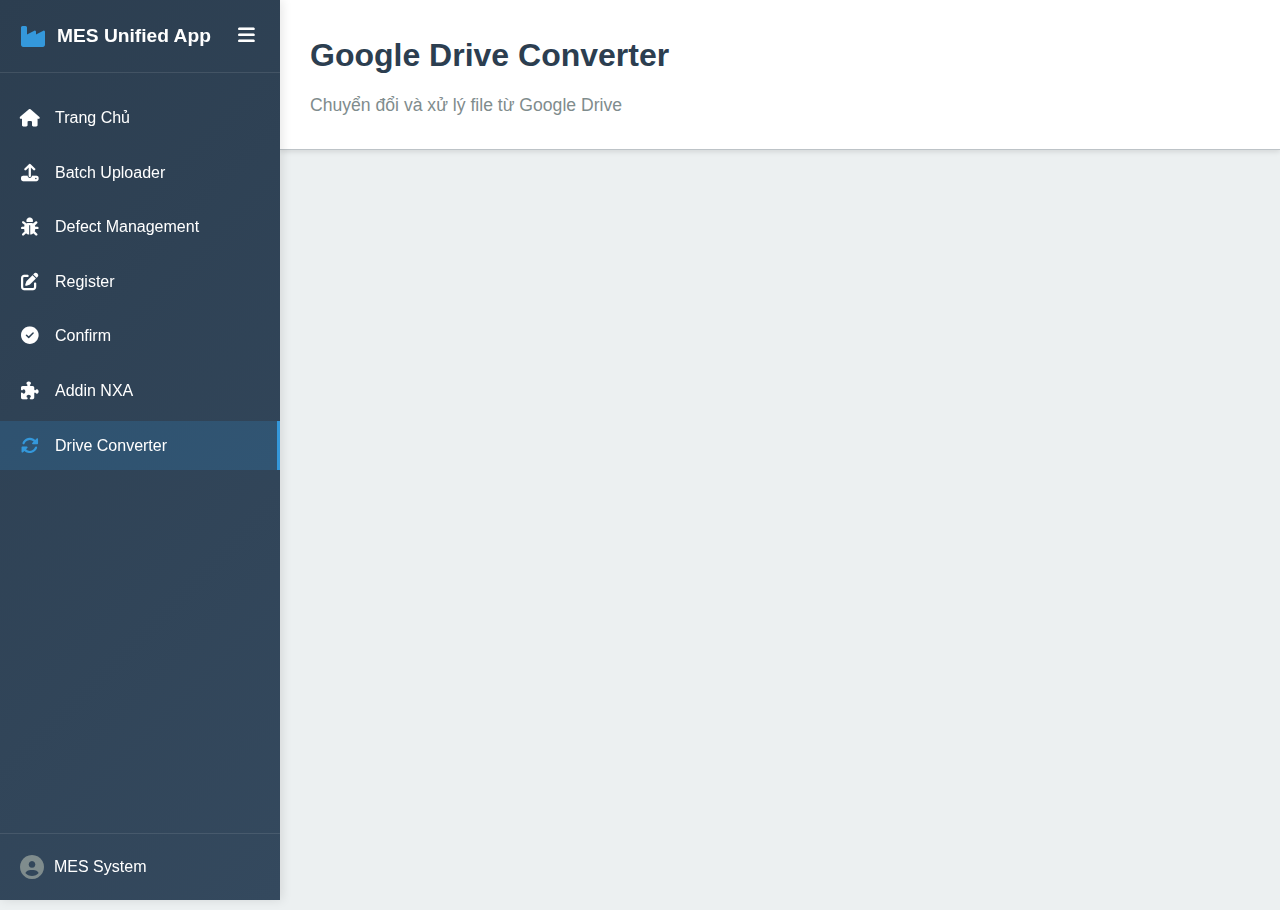
<file: google-drive-converter.html>
<!DOCTYPE html>
<html lang="vi">
<head>
    <meta charset="UTF-8">
    <meta name="viewport" content="width=device-width, initial-scale=1.0">
    <title>Google Drive Converter - MES Unified App</title>
    <link rel="stylesheet" href="assets/css/style.css">
    <link rel="stylesheet" href="https://cdnjs.cloudflare.com/ajax/libs/font-awesome/6.4.0/css/all.min.css">
</head>
<body>
    <div class="app-container">
        <!-- Sidebar -->
        <aside class="sidebar" id="sidebar">
            <div class="sidebar-header">
                <div class="logo">
                    <i class="fas fa-industry"></i>
                    <span class="site-title">MES Unified App</span>
                </div>
                <button class="menu-toggle" id="menuToggle">
                    <i class="fas fa-bars"></i>
                </button>
            </div>
            
            <nav class="sidebar-nav">
                <ul class="nav-list">
                    <li class="nav-item">
                        <a href="index.html" class="nav-link">
                            <i class="nav-icon fas fa-home"></i>
                            <span class="nav-text">Trang Chủ</span>
                        </a>
                    </li>
                    <li class="nav-item">
                        <a href="batch-uploader.html" class="nav-link">
                            <i class="nav-icon fas fa-upload"></i>
                            <span class="nav-text">Batch Uploader</span>
                        </a>
                    </li>
                    <li class="nav-item">
                        <a href="defect.html" class="nav-link">
                            <i class="nav-icon fas fa-bug"></i>
                            <span class="nav-text">Defect Management</span>
                        </a>
                    </li>
                    <li class="nav-item">
                        <a href="register.html" class="nav-link">
                            <i class="nav-icon fas fa-edit"></i>
                            <span class="nav-text">Register</span>
                        </a>
                    </li>
                    <li class="nav-item">
                        <a href="confirm.html" class="nav-link">
                            <i class="nav-icon fas fa-check-circle"></i>
                            <span class="nav-text">Confirm</span>
                        </a>
                    </li>
                    <li class="nav-item">
                        <a href="addin-nxa.html" class="nav-link">
                            <i class="nav-icon fas fa-puzzle-piece"></i>
                            <span class="nav-text">Addin NXA</span>
                        </a>
                    </li>
                    <li class="nav-item active">
                        <a href="google-drive-converter.html" class="nav-link">
                            <i class="nav-icon fas fa-sync-alt"></i>
                            <span class="nav-text">Drive Converter</span>
                        </a>
                    </li>
                </ul>
            </nav>
            
            <div class="sidebar-footer">
                <div class="user-info">
                    <i class="fas fa-user-circle"></i>
                    <span>MES System</span>
                </div>
            </div>
        </aside>

        <!-- Main Content -->
        <main class="main-content">
            <div class="content-header">
                <h1>Google Drive Converter</h1>
                <p class="page-description">Chuyển đổi và xử lý file từ Google Drive</p>
            </div>
            
            <div class="content-body">
                <div class="app-frame-wrapper">
                    <div class="loading-indicator" id="loadingConverter">
                        <i class="fas fa-spinner fa-spin"></i>
                        <p>Đang tải Drive Converter...</p>
                    </div>
                    <iframe 
                        src="https://xuanan2018.github.io/google-drive-converter/" 
                        class="app-container-frame"
                        onload="document.getElementById('loadingConverter').style.display='none'"
                    ></iframe>
                </div>
            </div>
        </main>
    </div>

    <script src="assets/js/main.js"></script>
</body>
</html>
</file>
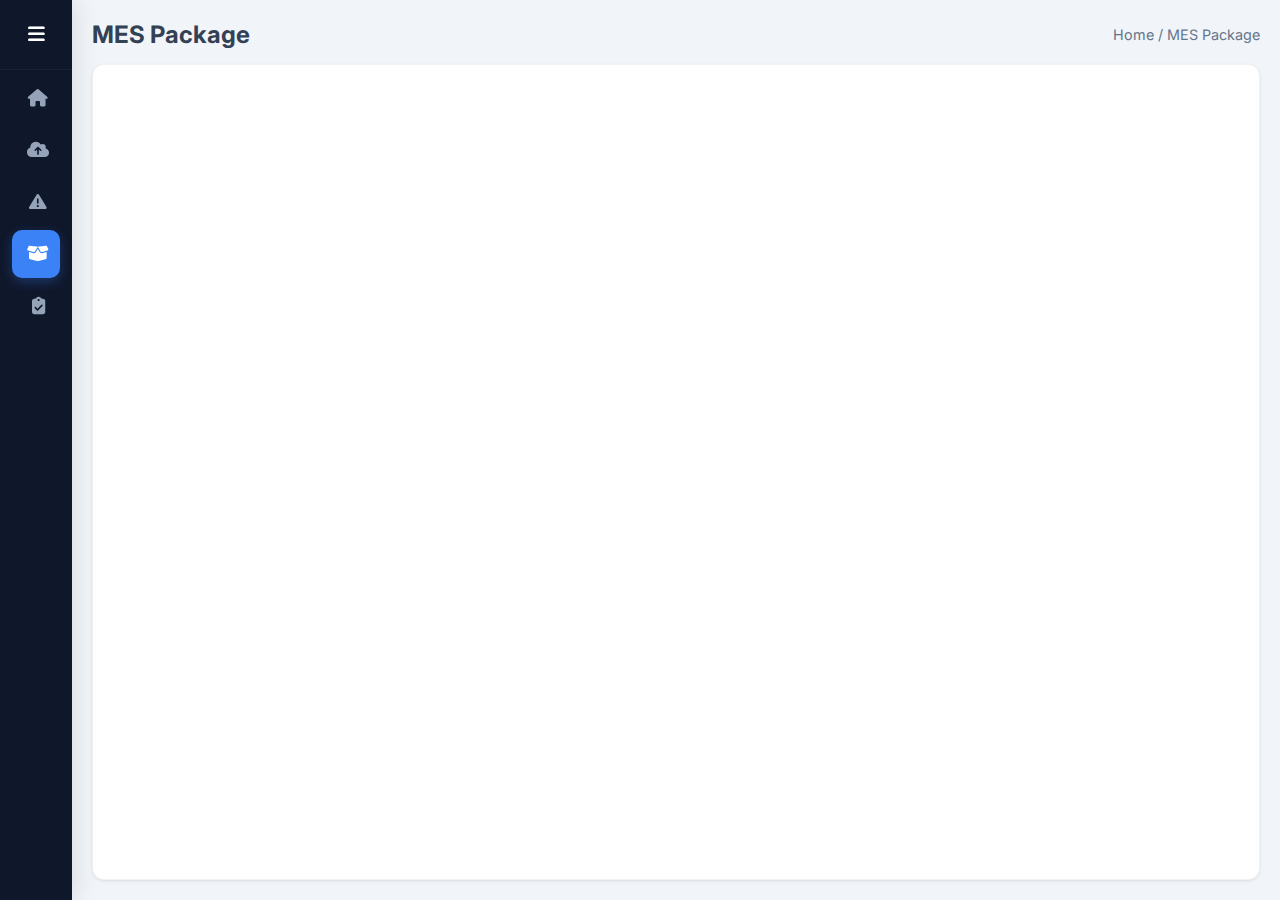
<file: register.html>
<!DOCTYPE html>
<html lang="vi">
<head>
    <meta charset="UTF-8">
    <meta name="viewport" content="width=device-width, initial-scale=1.0">
    <title> 🔍 Find MES Package </title>
    <!-- Font Awesome -->
    <link rel="stylesheet" href="https://cdnjs.cloudflare.com/ajax/libs/font-awesome/6.4.0/css/all.min.css">
    <!-- Google Fonts: Inter -->
    <link href="https://fonts.googleapis.com/css2?family=Inter:wght@300;400;500;600&display=swap" rel="stylesheet">
    
    <style>
        /* --- 1. THEME SYSTEM (Đồng bộ) --- */
        :root {
            --primary-color: #3b82f6; 
            --sidebar-bg: #0f172a; 
            --sidebar-text: #94a3b8;
            --body-bg: #f1f5f9; 
            --text-main: #334155;
            --text-muted: #64748b;
            --card-bg: #ffffff;
            --shadow-sm: 0 1px 3px rgba(0,0,0,0.1);
        }

        /* --- 2. RESET & LAYOUT --- */
        * { margin: 0; padding: 0; box-sizing: border-box; font-family: 'Inter', sans-serif; }
        body { background-color: var(--body-bg); color: var(--text-main); min-height: 100vh; overflow: hidden; }
        a { text-decoration: none; color: inherit; }
        ul { list-style: none; }

        .app-container { display: flex; height: 100vh; }

        /* --- 3. SIDEBAR --- */
        .sidebar {
            width: 72px;
            background: var(--sidebar-bg);
            color: var(--sidebar-text);
            display: flex;
            flex-direction: column;
            transition: width 0.3s cubic-bezier(0.4, 0, 0.2, 1);
            position: relative;
            z-index: 50;
            box-shadow: 4px 0 24px rgba(0,0,0,0.1);
            flex-shrink: 0;
        }

        .sidebar.expanded { width: 260px; }

        .sidebar-header {
            height: 70px;
            display: flex;
            align-items: center;
            justify-content: center;
            border-bottom: 1px solid rgba(255,255,255,0.05);
        }
        
        .sidebar.expanded .sidebar-header { justify-content: flex-start; padding-left: 20px; }
        
        .logo-area { display: none; opacity: 0; white-space: nowrap; margin-left: 15px; font-weight: 600; font-size: 1.2rem; color: #fff; }
        .sidebar.expanded .logo-area { display: block; opacity: 1; transition: opacity 0.3s; }

        .menu-btn {
            background: transparent; border: none; color: #fff; cursor: pointer;
            font-size: 1.2rem; width: 40px; height: 40px; border-radius: 8px;
            transition: 0.2s; display: flex; align-items: center; justify-content: center;
        }
        .menu-btn:hover { background: rgba(255,255,255,0.1); }

        .nav-item { margin: 4px 12px; }
        .nav-link {
            display: flex; align-items: center; height: 48px; padding: 0 14px;
            border-radius: 10px; transition: all 0.2s ease; color: var(--sidebar-text); white-space: nowrap;
        }
        .nav-link:hover { background: rgba(255,255,255,0.05); color: #fff; }
        
        /* Active State */
        .nav-item.active .nav-link { background: var(--primary-color); color: #fff; box-shadow: 0 4px 12px rgba(59, 130, 246, 0.3); }

        .nav-icon { min-width: 24px; font-size: 1.1rem; text-align: center; }
        .nav-text { margin-left: 12px; opacity: 0; pointer-events: none; }
        .sidebar.expanded .nav-text { opacity: 1; pointer-events: auto; transition: opacity 0.2s 0.1s; }

        /* --- 4. MAIN CONTENT --- */
        .main-content {
            flex: 1;
            display: flex;
            flex-direction: column;
            padding: 20px;
            height: 100vh;
            overflow: hidden;
        }

        .page-header {
            margin-bottom: 15px;
            display: flex;
            align-items: center;
            justify-content: space-between;
        }
        .page-header h1 { font-size: 1.5rem; font-weight: 700; color: var(--text-main); }
        .breadcrumb { font-size: 0.9rem; color: var(--text-muted); }

        /* Frame Wrapper */
        .app-frame-wrapper {
            flex: 1; 
            background: var(--card-bg);
            border-radius: 12px;
            box-shadow: var(--shadow-sm);
            border: 1px solid rgba(0,0,0,0.05);
            position: relative;
            overflow: hidden;
        }

        .app-container-frame {
            width: 100%;
            height: 100%;
            border: none;
            display: block;
        }

        /* Loading */
        .loading-indicator {
            position: absolute;
            top: 50%; left: 50%;
            transform: translate(-50%, -50%);
            text-align: center;
            color: var(--text-muted);
            z-index: 10;
        }
        .loading-indicator i { font-size: 2.5rem; color: var(--primary-color); margin-bottom: 15px; }

        /* Mobile Overlay */
        .overlay { display: none; position: fixed; top: 0; left: 0; width: 100%; height: 100%; background: rgba(0,0,0,0.5); z-index: 40; }

        /* Responsive */
        @media (max-width: 768px) {
            .sidebar { position: fixed; height: 100%; transform: translateX(-100%); width: 260px; }
            .sidebar.expanded { transform: translateX(0); }
            .main-content { width: 100%; padding: 10px; }
            .sidebar.expanded + .overlay { display: block; }
        }
    </style>
</head>
<body>
    <div class="app-container">
        
        <!-- Sidebar -->
        <aside class="sidebar" id="sidebar">
            <div class="sidebar-header">
                <button class="menu-btn" id="menuToggle" title="Mở/Đóng Menu">
                    <i class="fas fa-bars"></i>
                </button>
                <a href="index.html" class="logo-area">MES Unified</a>
            </div>
            
            <nav class="sidebar-nav">
                <ul class="nav-list">
                    <li class="nav-item">
                        <a href="index.html" class="nav-link" title="Dashboard">
                            <i class="nav-icon fas fa-home"></i>
                            <span class="nav-text">Dashboard</span>
                        </a>
                    </li>
                    <li class="nav-item">
                        <a href="batch-uploader.html" class="nav-link" title="Batch Uploader">
                            <i class="nav-icon fas fa-cloud-upload-alt"></i>
                            <span class="nav-text">Batch Uploader</span>
                        </a>
                    </li>
                    <li class="nav-item">
                        <a href="defect.html" class="nav-link" title="Defect Management">
                            <i class="nav-icon fas fa-exclamation-triangle"></i>
                            <span class="nav-text">Defect Manager</span>
                        </a>
                    </li>
                    <li class="nav-item active"> <!-- Active tại đây -->
                        <a href="register.html" class="nav-link" title="MES Package">
                            <i class="nav-icon fas fa-box-open"></i>
                            <span class="nav-text">MES Package</span>
                        </a>
                    </li>
                    <li class="nav-item">
                        <a href="confirm.html" class="nav-link" title="Confirm">
                            <i class="nav-icon fas fa-clipboard-check"></i>
                            <span class="nav-text">Confirmations</span>
                        </a>
                    </li>
                </ul>
            </nav>
        </aside>

        <!-- Overlay cho Mobile -->
        <div class="overlay" id="overlay"></div>

        <!-- Main Content -->
        <main class="main-content">
            <div class="page-header">
                <h1>MES Package</h1>
                <div class="breadcrumb">Home / MES Package</div>
            </div>
            
            <!-- Frame Wrapper -->
            <div class="app-frame-wrapper">
                <div class="loading-indicator" id="loadingRegister">
                    <i class="fas fa-circle-notch fa-spin"></i>
                    <p>Đang tải MES Package...</p>
                </div>
                <iframe 
                    src="https://xuanan2018.github.io/mes-register-app/" 
                    class="app-container-frame"
                    onload="document.getElementById('loadingRegister').style.display='none'"
                ></iframe>
            </div>
        </main>
    </div>

    <script>
        const menuToggle = document.getElementById('menuToggle');
        const sidebar = document.getElementById('sidebar');
        const overlay = document.getElementById('overlay');

        function toggleMenu() {
            sidebar.classList.toggle('expanded');
        }

        menuToggle.addEventListener('click', toggleMenu);
        overlay.addEventListener('click', toggleMenu);
    </script>
</body>
</html>
</file>
<file: assets/css/style.css>
/* Variables */
:root {
    --primary-color: #2c3e50;
    --secondary-color: #3498db;
    --accent-color: #e74c3c;
    --background-color: #ecf0f1;
    --text-color: #2c3e50;
    --sidebar-width: 280px;
    --sidebar-collapsed-width: 70px;
    --transition-speed: 0.3s;
}

/* Reset and base styles */
* {
    margin: 0;
    padding: 0;
    box-sizing: border-box;
}

body {
    font-family: 'Segoe UI', Tahoma, Geneva, Verdana, sans-serif;
    background-color: var(--background-color);
    color: var(--text-color);
    line-height: 1.6;
    overflow-x: hidden;
}

/* App Container */
.app-container {
    display: flex;
    min-height: 100vh;
}

/* Sidebar Styles */
.sidebar {
    width: var(--sidebar-width);
    background: linear-gradient(135deg, var(--primary-color) 0%, #34495e 100%);
    color: white;
    transition: all var(--transition-speed) ease;
    display: flex;
    flex-direction: column;
    box-shadow: 2px 0 10px rgba(0,0,0,0.1);
    position: fixed;
    height: 100vh;
    z-index: 1000;
}

.sidebar.collapsed {
    width: var(--sidebar-collapsed-width);
}

.sidebar.collapsed .site-title,
.sidebar.collapsed .nav-text,
.sidebar.collapsed .user-info span {
    display: none;
}

.sidebar.collapsed .sidebar-header {
    justify-content: center;
}

.sidebar.collapsed .nav-link {
    justify-content: center;
}

.sidebar-header {
    padding: 20px;
    display: flex;
    align-items: center;
    justify-content: space-between;
    border-bottom: 1px solid rgba(255,255,255,0.1);
}

.logo {
    display: flex;
    align-items: center;
    gap: 10px;
}

.logo i {
    font-size: 1.5rem;
    color: var(--secondary-color);
}

.site-title {
    font-size: 1.2rem;
    font-weight: 600;
}

.menu-toggle {
    background: none;
    border: none;
    color: white;
    font-size: 1.2rem;
    cursor: pointer;
    padding: 5px;
    border-radius: 4px;
    transition: background-color var(--transition-speed);
}

.menu-toggle:hover {
    background-color: rgba(255,255,255,0.1);
}

/* Navigation */
.sidebar-nav {
    flex: 1;
    padding: 20px 0;
}

.nav-list {
    list-style: none;
}

.nav-item {
    margin-bottom: 5px;
}

.nav-item.active .nav-link {
    background-color: rgba(52, 152, 219, 0.2);
    border-right: 3px solid var(--secondary-color);
}

.nav-item.active .nav-icon {
    color: var(--secondary-color);
}

.nav-link {
    display: flex;
    align-items: center;
    padding: 12px 20px;
    color: white;
    text-decoration: none;
    transition: all var(--transition-speed);
}

.nav-link:hover {
    background-color: rgba(255,255,255,0.1);
}

.nav-link:hover .nav-icon {
    color: var(--secondary-color);
}

.nav-icon {
    font-size: 1.1rem;
    margin-right: 15px;
    width: 20px;
    text-align: center;
    transition: color var(--transition-speed);
}

.nav-text {
    font-weight: 500;
}

/* Sidebar Footer */
.sidebar-footer {
    padding: 20px;
    border-top: 1px solid rgba(255,255,255,0.1);
}

.user-info {
    display: flex;
    align-items: center;
    gap: 10px;
}

.user-info i {
    font-size: 1.5rem;
    color: #7f8c8d;
}

/* Main Content */
.main-content {
    flex: 1;
    display: flex;
    flex-direction: column;
    margin-left: var(--sidebar-width);
    transition: margin-left var(--transition-speed) ease;
}

.sidebar.collapsed ~ .main-content {
    margin-left: var(--sidebar-collapsed-width);
}

.content-header {
    background: white;
    padding: 30px;
    border-bottom: 1px solid #bdc3c7;
    box-shadow: 0 2px 5px rgba(0,0,0,0.1);
}

.content-header h1 {
    color: var(--primary-color);
    margin-bottom: 10px;
    font-size: 2rem;
}

.page-description {
    color: #7f8c8d;
    font-size: 1.1rem;
}

.content-body {
    flex: 1;
    padding: 0;
    overflow: hidden;
}

/* Welcome Page Styles */
.welcome-page {
    padding: 40px;
    text-align: center;
}

.welcome-content h2 {
    color: var(--primary-color);
    margin-bottom: 10px;
    font-size: 2.5rem;
}

.welcome-content p {
    color: #7f8c8d;
    font-size: 1.2rem;
    margin-bottom: 40px;
}

.welcome-icon {
    font-size: 4rem;
    color: var(--secondary-color);
    margin-bottom: 20px;
}

.app-grid {
    display: grid;
    grid-template-columns: repeat(auto-fit, minmax(250px, 1fr));
    gap: 20px;
    max-width: 1000px;
    margin: 0 auto;
}

.app-card {
    background: white;
    padding: 30px 20px;
    border-radius: 10px;
    box-shadow: 0 5px 15px rgba(0,0,0,0.1);
    transition: all 0.3s ease;
    cursor: pointer;
    text-decoration: none;
    color: inherit;
    display: block;
}

.app-card:hover {
    transform: translateY(-5px);
    box-shadow: 0 10px 25px rgba(0,0,0,0.15);
}

.app-card i {
    font-size: 2.5rem;
    color: var(--secondary-color);
    margin-bottom: 15px;
}

.app-card h3 {
    color: var(--primary-color);
    margin-bottom: 10px;
    font-size: 1.3rem;
}

.app-card p {
    color: #7f8c8d;
    line-height: 1.5;
}

/* App Frame Styles */
.app-frame-wrapper {
    height: calc(100vh - 140px);
    position: relative;
}

.app-container-frame {
    width: 100%;
    height: 100%;
    border: none;
    background: white;
}

.loading-indicator {
    position: absolute;
    top: 50%;
    left: 50%;
    transform: translate(-50%, -50%);
    text-align: center;
    z-index: 10;
}

.loading-indicator i {
    font-size: 3rem;
    color: var(--secondary-color);
    margin-bottom: 20px;
}

.loading-indicator p {
    color: #7f8c8d;
    font-size: 1.1rem;
}

/* Mobile Overlay */
.mobile-overlay {
    display: none;
    position: fixed;
    top: 0;
    left: 0;
    right: 0;
    bottom: 0;
    background: rgba(0,0,0,0.5);
    z-index: 999;
}

.mobile-overlay.active {
    display: block;
}

/* Utility Classes */
.hidden {
    display: none !important;
}

/* Responsive Design */
@media (max-width: 768px) {
    .sidebar {
        left: calc(-1 * var(--sidebar-width));
    }
    
    .sidebar.mobile-open {
        left: 0;
    }
    
    .main-content {
        margin-left: 0 !important;
    }
    
    .content-header {
        padding: 20px;
    }
    
    .content-header h1 {
        font-size: 1.5rem;
    }
    
    .welcome-page {
        padding: 20px;
    }
    
    .app-grid {
        grid-template-columns: 1fr;
    }
    
    .sidebar.collapsed {
        width: var(--sidebar-width);
    }
    
    .sidebar.collapsed .site-title,
    .sidebar.collapsed .nav-text,
    .sidebar.collapsed .user-info span {
        display: flex;
    }
    
    .sidebar.collapsed .sidebar-header {
        justify-content: space-between;
    }
    
    .sidebar.collapsed .nav-link {
        justify-content: flex-start;
    }
}

@media (max-width: 480px) {
    .content-header {
        padding: 15px;
    }
    
    .welcome-page {
        padding: 15px;
    }
    
    .app-card {
        padding: 20px 15px;
    }
}
</file>
